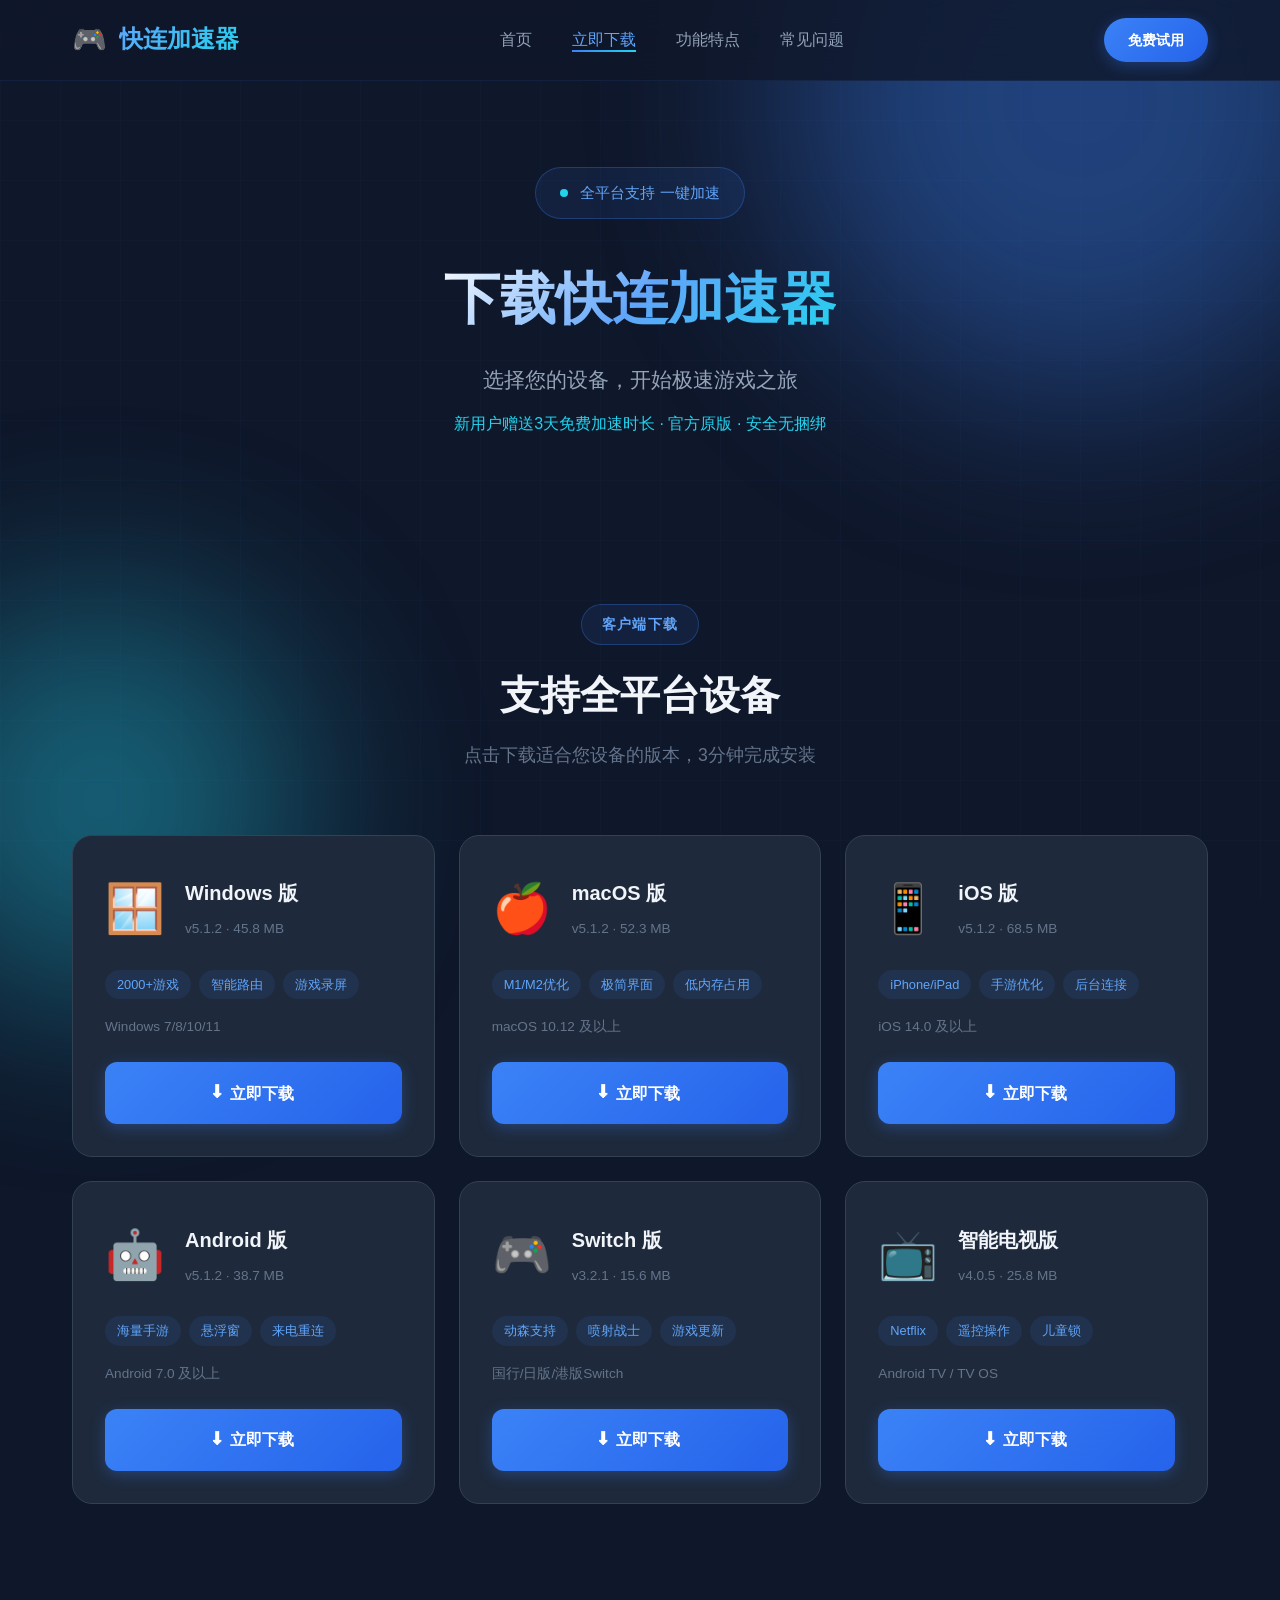
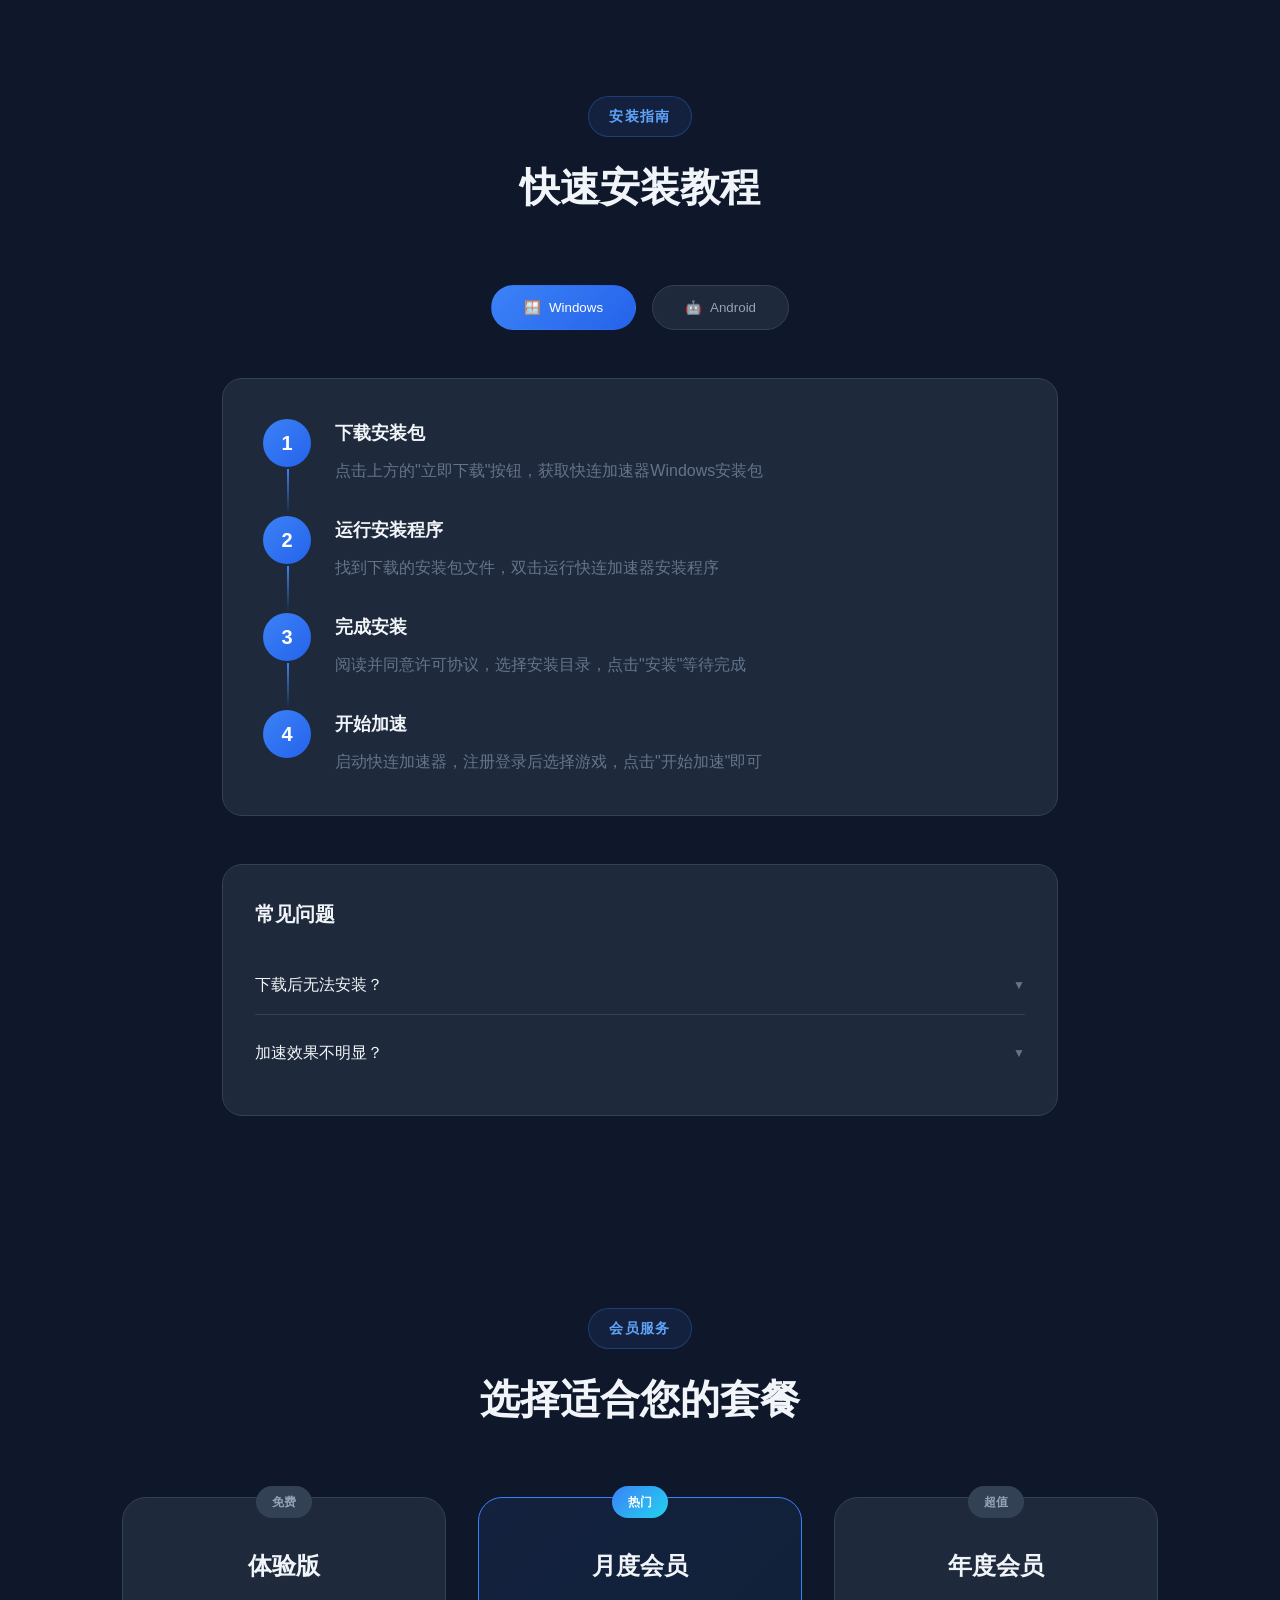
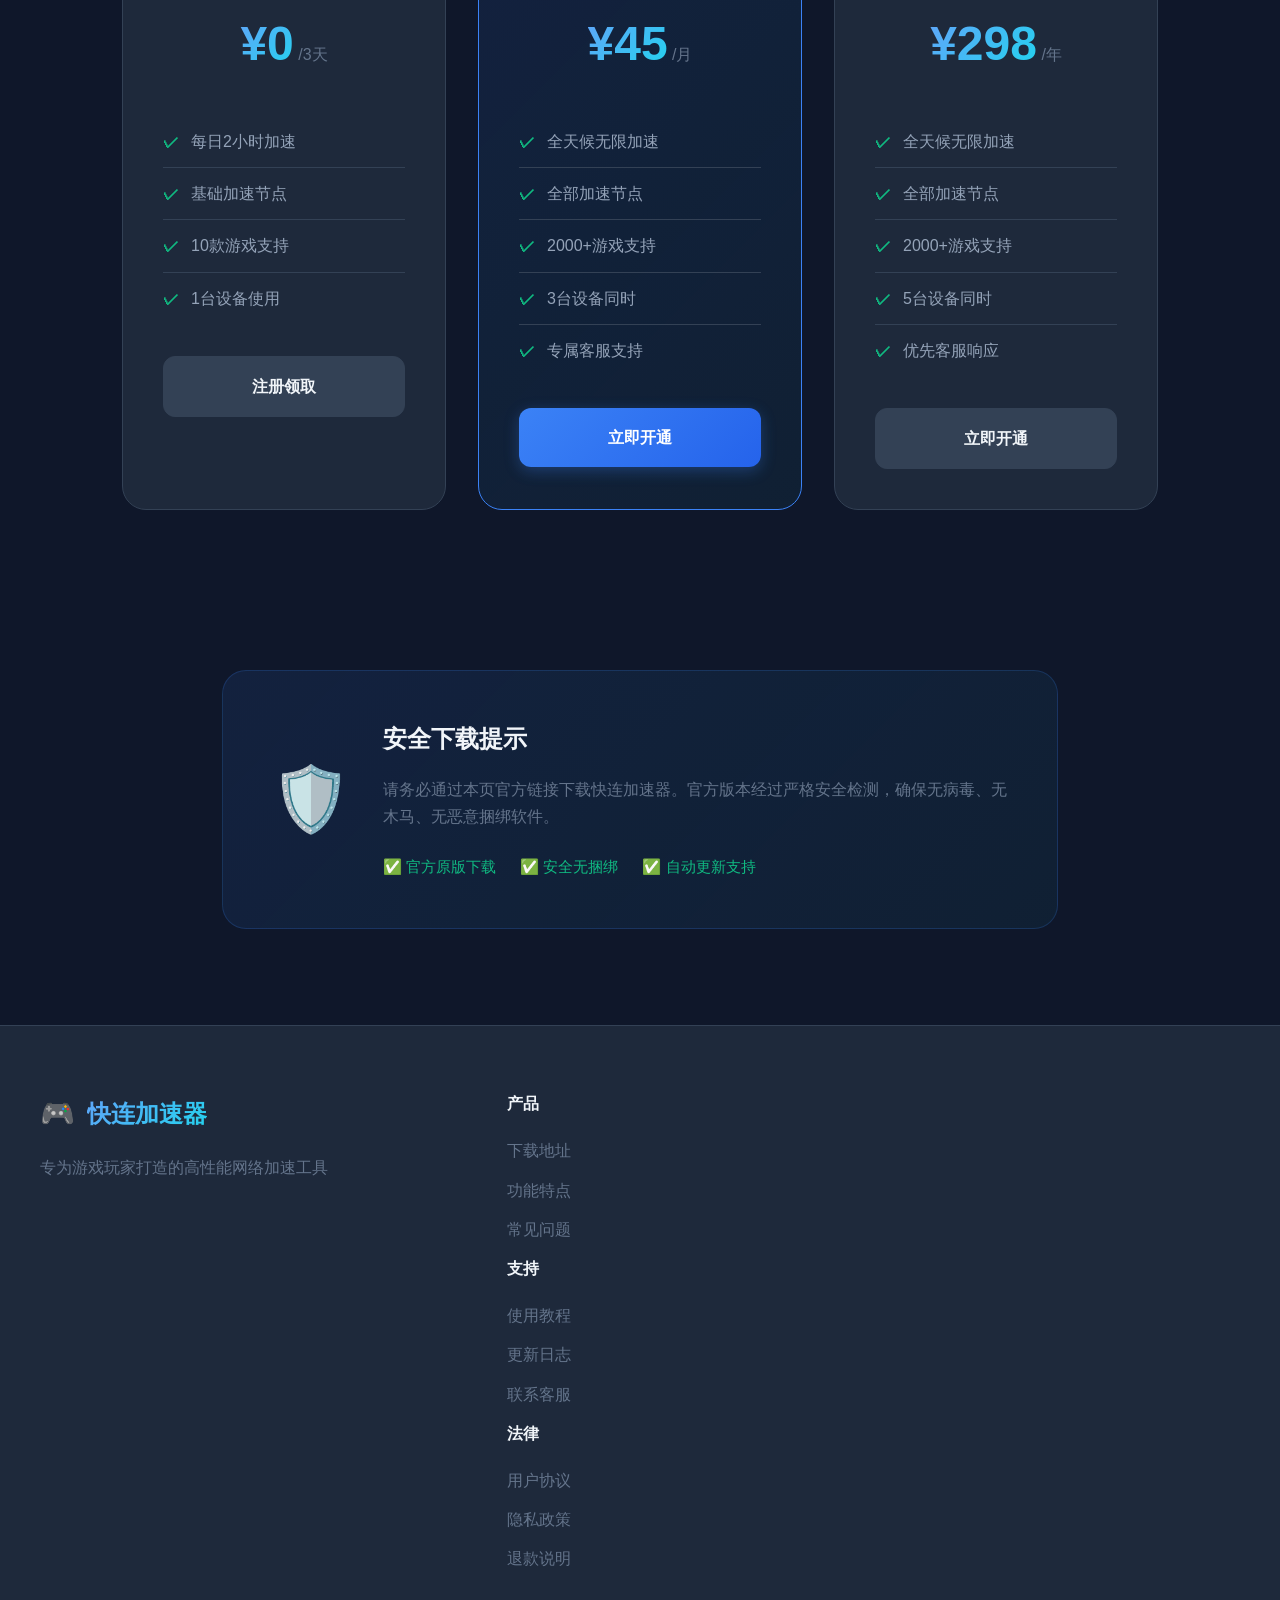
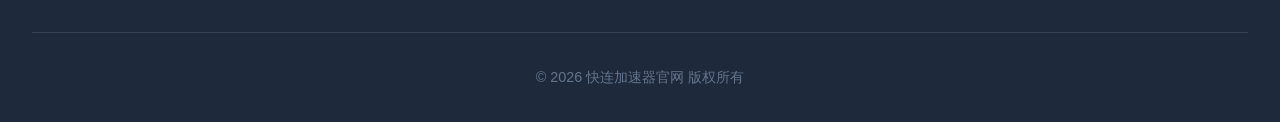
<file: download.html>
<!DOCTYPE html>
<html lang="zh-CN">
<head>
    <meta charset="UTF-8">
    <meta name="viewport" content="width=device-width, initial-scale=1.0">
    <meta name="robots" content="index, follow">
    <meta name="author" content="快连加速器官网">
    <meta name="description" content="快连加速器官方下载页面，Windows、macOS、iOS、Android全平台免费下载。游戏加速专线、视频流畅播放、商务办公首选加速工具。">
    <meta name="keywords" content="快连加速器下载,游戏加速器下载,Windows加速器,macOS加速器,iOS加速器,Android加速器,网络加速软件">
    <meta name="theme-color" content="#0f172a">
    <title>快连加速器下载 - Windows/Mac/iOS/Android全平台官方下载</title>
    <link rel="canonical" href="https://www.kspeed.net/download.html">
    <link rel="stylesheet" href="download-styles.css">
</head>
<body>
    <div class="bg-grid"></div>
    <div class="glow-orb orb-1"></div>
    <div class="glow-orb orb-2"></div>

    <header>
        <nav>
            <div class="logo">
                <span class="logo-icon">🎮</span>
                <span class="logo-text">快连加速器</span>
            </div>
            <ul class="nav-links">
                <li><a href="index.html" title="首页">首页</a></li>
                <li><a href="download.html" title="下载快连加速器" class="active">立即下载</a></li>
                <li><a href="index.html#features" title="功能特点">功能特点</a></li>
                <li><a href="index.html#faq" title="常见问题">常见问题</a></li>
            </ul>
            <a href="#" class="nav-cta">免费试用</a>
        </nav>
    </header>

    <main>
        <section class="hero">
            <div class="hero-badge">
                <span class="pulse"></span>
                全平台支持 一键加速
            </div>
            <h1>下载快连加速器</h1>
            <p class="tagline">选择您的设备，开始极速游戏之旅</p>
            <p class="hero-desc">新用户赠送3天免费加速时长 · 官方原版 · 安全无捆绑</p>
        </section>

        <section class="downloads-section">
            <div class="section-header">
                <span class="section-label">客户端下载</span>
                <h2>支持全平台设备</h2>
                <p class="section-desc">点击下载适合您设备的版本，3分钟完成安装</p>
            </div>
            
            <div class="download-grid">
                <article class="download-card">
                    <div class="card-header">
                        <div class="card-icon">🪟</div>
                        <div class="card-platform">
                            <h3>Windows 版</h3>
                            <span class="card-version">v5.1.2 · 45.8 MB</span>
                        </div>
                    </div>
                    <div class="card-features">
                        <span class="feature-tag">2000+游戏</span>
                        <span class="feature-tag">智能路由</span>
                        <span class="feature-tag">游戏录屏</span>
                    </div>
                    <div class="card-requirements">
                        <span>Windows 7/8/10/11</span>
                    </div>
                    <a href="#" class="btn-download">
                        <span class="download-icon">⬇</span>
                        <span>立即下载</span>
                    </a>
                </article>

                <article class="download-card">
                    <div class="card-header">
                        <div class="card-icon">🍎</div>
                        <div class="card-platform">
                            <h3>macOS 版</h3>
                            <span class="card-version">v5.1.2 · 52.3 MB</span>
                        </div>
                    </div>
                    <div class="card-features">
                        <span class="feature-tag">M1/M2优化</span>
                        <span class="feature-tag">极简界面</span>
                        <span class="feature-tag">低内存占用</span>
                    </div>
                    <div class="card-requirements">
                        <span>macOS 10.12 及以上</span>
                    </div>
                    <a href="#" class="btn-download">
                        <span class="download-icon">⬇</span>
                        <span>立即下载</span>
                    </a>
                </article>

                <article class="download-card">
                    <div class="card-header">
                        <div class="card-icon">📱</div>
                        <div class="card-platform">
                            <h3>iOS 版</h3>
                            <span class="card-version">v5.1.2 · 68.5 MB</span>
                        </div>
                    </div>
                    <div class="card-features">
                        <span class="feature-tag">iPhone/iPad</span>
                        <span class="feature-tag">手游优化</span>
                        <span class="feature-tag">后台连接</span>
                    </div>
                    <div class="card-requirements">
                        <span>iOS 14.0 及以上</span>
                    </div>
                    <a href="#" class="btn-download">
                        <span class="download-icon">⬇</span>
                        <span>立即下载</span>
                    </a>
                </article>

                <article class="download-card">
                    <div class="card-header">
                        <div class="card-icon">🤖</div>
                        <div class="card-platform">
                            <h3>Android 版</h3>
                            <span class="card-version">v5.1.2 · 38.7 MB</span>
                        </div>
                    </div>
                    <div class="card-features">
                        <span class="feature-tag">海量手游</span>
                        <span class="feature-tag">悬浮窗</span>
                        <span class="feature-tag">来电重连</span>
                    </div>
                    <div class="card-requirements">
                        <span>Android 7.0 及以上</span>
                    </div>
                    <a href="#" class="btn-download">
                        <span class="download-icon">⬇</span>
                        <span>立即下载</span>
                    </a>
                </article>

                <article class="download-card">
                    <div class="card-header">
                        <div class="card-icon">🎮</div>
                        <div class="card-platform">
                            <h3>Switch 版</h3>
                            <span class="card-version">v3.2.1 · 15.6 MB</span>
                        </div>
                    </div>
                    <div class="card-features">
                        <span class="feature-tag">动森支持</span>
                        <span class="feature-tag">喷射战士</span>
                        <span class="feature-tag">游戏更新</span>
                    </div>
                    <div class="card-requirements">
                        <span>国行/日版/港版Switch</span>
                    </div>
                    <a href="#" class="btn-download">
                        <span class="download-icon">⬇</span>
                        <span>立即下载</span>
                    </a>
                </article>

                <article class="download-card">
                    <div class="card-header">
                        <div class="card-icon">📺</div>
                        <div class="card-platform">
                            <h3>智能电视版</h3>
                            <span class="card-version">v4.0.5 · 25.8 MB</span>
                        </div>
                    </div>
                    <div class="card-features">
                        <span class="feature-tag">Netflix</span>
                        <span class="feature-tag">遥控操作</span>
                        <span class="feature-tag">儿童锁</span>
                    </div>
                    <div class="card-requirements">
                        <span>Android TV / TV OS</span>
                    </div>
                    <a href="#" class="btn-download">
                        <span class="download-icon">⬇</span>
                        <span>立即下载</span>
                    </a>
                </article>
            </div>
        </section>

        <section class="guide-section">
            <div class="section-header">
                <span class="section-label">安装指南</span>
                <h2>快速安装教程</h2>
            </div>
            
            <div class="guide-tabs">
                <button class="tab-btn active" data-tab="windows">
                    <span>🪟</span> Windows
                </button>
                <button class="tab-btn" data-tab="android">
                    <span>🤖</span> Android
                </button>
            </div>

            <div class="guide-content">
                <div class="guide-panel active" id="windows">
                    <div class="guide-step">
                        <div class="step-num">1</div>
                        <div class="step-content">
                            <h4>下载安装包</h4>
                            <p>点击上方的"立即下载"按钮，获取快连加速器Windows安装包</p>
                        </div>
                    </div>
                    <div class="guide-step">
                        <div class="step-num">2</div>
                        <div class="step-content">
                            <h4>运行安装程序</h4>
                            <p>找到下载的安装包文件，双击运行快连加速器安装程序</p>
                        </div>
                    </div>
                    <div class="guide-step">
                        <div class="step-num">3</div>
                        <div class="step-content">
                            <h4>完成安装</h4>
                            <p>阅读并同意许可协议，选择安装目录，点击"安装"等待完成</p>
                        </div>
                    </div>
                    <div class="guide-step">
                        <div class="step-num">4</div>
                        <div class="step-content">
                            <h4>开始加速</h4>
                            <p>启动快连加速器，注册登录后选择游戏，点击"开始加速"即可</p>
                        </div>
                    </div>
                </div>

                <div class="guide-panel" id="android">
                    <div class="guide-step">
                        <div class="step-num">1</div>
                        <div class="step-content">
                            <h4>下载APK</h4>
                            <p>点击"立即下载"按钮，下载快连加速器APK安装包到手机</p>
                        </div>
                    </div>
                    <div class="guide-step">
                        <div class="step-num">2</div>
                        <div class="step-content">
                            <h4>开启安装权限</h4>
                            <p>进入手机"设置 > 安全"，开启"未知来源应用安装"权限</p>
                        </div>
                    </div>
                    <div class="guide-step">
                        <div class="step-num">3</div>
                        <div class="step-content">
                            <h4>安装应用</h4>
                            <p>点击APK文件，按照提示完成快连加速器安装</p>
                        </div>
                    </div>
                    <div class="guide-step">
                        <div class="step-num">4</div>
                        <div class="step-content">
                            <h4>畅玩游戏</h4>
                            <p>打开应用注册登录，选择要加速的游戏，一键连接开始加速</p>
                        </div>
                    </div>
                </div>
            </div>

            <div class="faq-mini">
                <h3>常见问题</h3>
                <div class="faq-item">
                    <div class="faq-question">
                        下载后无法安装？
                        <span class="faq-arrow">▼</span>
                    </div>
                    <div class="faq-answer">
                        请确保设备系统版本满足最低要求（Windows需Win7+，Android需7.0+）。如仍无法安装，请尝试以管理员身份运行。
                    </div>
                </div>
                <div class="faq-item">
                    <div class="faq-question">
                        加速效果不明显？
                        <span class="faq-arrow">▼</span>
                    </div>
                    <div class="faq-answer">
                        建议尝试更换加速节点，不同节点网络质量差异较大。同时关闭其他占用带宽的程序。
                    </div>
                </div>
            </div>
        </section>

        <section class="pricing-section">
            <div class="section-header">
                <span class="section-label">会员服务</span>
                <h2>选择适合您的套餐</h2>
            </div>

            <div class="pricing-grid">
                <div class="pricing-card">
                    <div class="card-badge">免费</div>
                    <h3>体验版</h3>
                    <div class="price">
                        <span class="amount">¥0</span>
                        <span class="period">/3天</span>
                    </div>
                    <ul class="pricing-features">
                        <li>每日2小时加速</li>
                        <li>基础加速节点</li>
                        <li>10款游戏支持</li>
                        <li>1台设备使用</li>
                    </ul>
                    <a href="#" class="btn-pricing">注册领取</a>
                </div>

                <div class="pricing-card featured">
                    <div class="card-badge hot">热门</div>
                    <h3>月度会员</h3>
                    <div class="price">
                        <span class="amount">¥45</span>
                        <span class="period">/月</span>
                    </div>
                    <ul class="pricing-features">
                        <li>全天候无限加速</li>
                        <li>全部加速节点</li>
                        <li>2000+游戏支持</li>
                        <li>3台设备同时</li>
                        <li>专属客服支持</li>
                    </ul>
                    <a href="#" class="btn-pricing primary">立即开通</a>
                </div>

                <div class="pricing-card">
                    <div class="card-badge">超值</div>
                    <h3>年度会员</h3>
                    <div class="price">
                        <span class="amount">¥298</span>
                        <span class="period">/年</span>
                    </div>
                    <ul class="pricing-features">
                        <li>全天候无限加速</li>
                        <li>全部加速节点</li>
                        <li>2000+游戏支持</li>
                        <li>5台设备同时</li>
                        <li>优先客服响应</li>
                    </ul>
                    <a href="#" class="btn-pricing">立即开通</a>
                </div>
            </div>
        </section>

        <section class="security-section">
            <div class="security-card">
                <div class="security-icon">🛡️</div>
                <div class="security-content">
                    <h3>安全下载提示</h3>
                    <p>请务必通过本页官方链接下载快连加速器。官方版本经过严格安全检测，确保无病毒、无木马、无恶意捆绑软件。</p>
                    <div class="security-tips">
                        <span class="tip">✅ 官方原版下载</span>
                        <span class="tip">✅ 安全无捆绑</span>
                        <span class="tip">✅ 自动更新支持</span>
                    </div>
                </div>
            </div>
        </section>
    </main>

    <footer>
        <div class="footer-content">
            <div class="footer-brand">
                <div class="logo">
                    <span class="logo-icon">🎮</span>
                    <span class="logo-text">快连加速器</span>
                </div>
                <p>专为游戏玩家打造的高性能网络加速工具</p>
            </div>
            <div class="footer-links">
                <div class="footer-col">
                    <h4>产品</h4>
                    <a href="download.html">下载地址</a>
                    <a href="index.html#features">功能特点</a>
                    <a href="index.html#faq">常见问题</a>
                </div>
                <div class="footer-col">
                    <h4>支持</h4>
                    <a href="#">使用教程</a>
                    <a href="#">更新日志</a>
                    <a href="#">联系客服</a>
                </div>
                <div class="footer-col">
                    <h4>法律</h4>
                    <a href="#">用户协议</a>
                    <a href="#">隐私政策</a>
                    <a href="#">退款说明</a>
                </div>
            </div>
        </div>
        <div class="footer-bottom">
            <p>© 2026 快连加速器官网 版权所有</p>
        </div>
    </footer>

    <script>
        // Tab 切换
        document.querySelectorAll('.tab-btn').forEach(btn => {
            btn.addEventListener('click', () => {
                document.querySelectorAll('.tab-btn').forEach(b => b.classList.remove('active'));
                document.querySelectorAll('.guide-panel').forEach(p => p.classList.remove('active'));
                btn.classList.add('active');
                document.getElementById(btn.dataset.tab).classList.add('active');
            });
        });

        // FAQ 展开
        document.querySelectorAll('.faq-question').forEach(q => {
            q.addEventListener('click', () => {
                const item = q.parentElement;
                const answer = item.querySelector('.faq-answer');
                item.classList.toggle('active');
                if (item.classList.contains('active')) {
                    answer.style.maxHeight = answer.scrollHeight + 'px';
                    q.querySelector('.faq-arrow').textContent = '▲';
                } else {
                    answer.style.maxHeight = '0';
                    q.querySelector('.faq-arrow').textContent = '▼';
                }
            });
        });
    </script>
</body>
</html>
</file>
<file: download-styles.css>
* {
    margin: 0;
    padding: 0;
    box-sizing: border-box;
}

:root {
    --primary: #3b82f6;
    --primary-dark: #2563eb;
    --primary-light: #60a5fa;
    --accent: #22d3ee;
    --bg-dark: #0f172a;
    --bg-card: #1e293b;
    --bg-card-hover: #334155;
    --text-primary: #f1f5f9;
    --text-secondary: #94a3b8;
    --text-muted: #64748b;
    --border: #334155;
    --success: #10b981;
    --warning: #f59e0b;
}

body {
    font-family: 'Inter', -apple-system, BlinkMacSystemFont, "Segoe UI", Roboto, sans-serif;
    background: var(--bg-dark);
    color: var(--text-primary);
    line-height: 1.7;
    overflow-x: hidden;
}

/* 背景效果 */
.bg-grid {
    position: fixed;
    top: 0;
    left: 0;
    right: 0;
    bottom: 0;
    background-image: 
        linear-gradient(rgba(59, 130, 246, 0.03) 1px, transparent 1px),
        linear-gradient(90deg, rgba(59, 130, 246, 0.03) 1px, transparent 1px);
    background-size: 60px 60px;
    pointer-events: none;
    z-index: 0;
}

.glow-orb {
    position: fixed;
    border-radius: 50%;
    filter: blur(100px);
    opacity: 0.4;
    pointer-events: none;
    z-index: 0;
}

.orb-1 {
    width: 600px;
    height: 600px;
    background: var(--primary);
    top: -200px;
    right: -100px;
    animation: float 20s ease-in-out infinite;
}

.orb-2 {
    width: 400px;
    height: 400px;
    background: var(--accent);
    bottom: -100px;
    left: -100px;
    animation: float 15s ease-in-out infinite reverse;
}

@keyframes float {
    0%, 100% { transform: translate(0, 0); }
    33% { transform: translate(30px, -30px); }
    66% { transform: translate(-20px, 20px); }
}

/* Header */
header {
    position: fixed;
    top: 0;
    left: 0;
    right: 0;
    z-index: 1000;
    background: rgba(15, 23, 42, 0.8);
    backdrop-filter: blur(20px);
    border-bottom: 1px solid rgba(59, 130, 246, 0.1);
}

nav {
    max-width: 1200px;
    margin: 0 auto;
    padding: 1rem 2rem;
    display: flex;
    justify-content: space-between;
    align-items: center;
}

.logo {
    display: flex;
    align-items: center;
    gap: 0.75rem;
}

.logo-icon {
    font-size: 1.75rem;
}

.logo-text {
    font-size: 1.5rem;
    font-weight: 700;
    background: linear-gradient(135deg, var(--primary-light), var(--accent));
    -webkit-background-clip: text;
    -webkit-text-fill-color: transparent;
    background-clip: text;
}

.nav-links {
    display: flex;
    list-style: none;
    gap: 2.5rem;
}

.nav-links a {
    color: var(--text-secondary);
    text-decoration: none;
    font-weight: 500;
    transition: all 0.3s;
    position: relative;
}

.nav-links a:hover,
.nav-links a.active {
    color: var(--primary-light);
}

.nav-links a::after {
    content: '';
    position: absolute;
    bottom: -4px;
    left: 0;
    width: 0;
    height: 2px;
    background: linear-gradient(90deg, var(--primary), var(--accent));
    transition: width 0.3s;
}

.nav-links a:hover::after,
.nav-links a.active::after {
    width: 100%;
}

.nav-cta {
    background: linear-gradient(135deg, var(--primary), var(--primary-dark));
    color: #fff;
    padding: 0.625rem 1.5rem;
    border-radius: 50px;
    text-decoration: none;
    font-weight: 600;
    font-size: 0.9rem;
    transition: all 0.3s;
    box-shadow: 0 4px 15px rgba(59, 130, 246, 0.3);
}

.nav-cta:hover {
    transform: translateY(-2px);
    box-shadow: 0 6px 25px rgba(59, 130, 246, 0.4);
}

/* Main */
main {
    position: relative;
    z-index: 1;
}

/* Hero */
.hero {
    min-height: 60vh;
    display: flex;
    flex-direction: column;
    align-items: center;
    justify-content: center;
    text-align: center;
    padding: 8rem 2rem 4rem;
}

.hero-badge {
    display: inline-flex;
    align-items: center;
    gap: 0.75rem;
    background: rgba(59, 130, 246, 0.1);
    border: 1px solid rgba(59, 130, 246, 0.3);
    padding: 0.75rem 1.5rem;
    border-radius: 50px;
    font-size: 0.95rem;
    color: var(--primary-light);
    margin-bottom: 2rem;
}

.pulse {
    width: 8px;
    height: 8px;
    background: var(--accent);
    border-radius: 50%;
    animation: pulse 2s ease-in-out infinite;
}

@keyframes pulse {
    0%, 100% { transform: scale(1); opacity: 1; }
    50% { transform: scale(1.5); opacity: 0.5; }
}

.hero h1 {
    font-size: 3.5rem;
    font-weight: 800;
    margin-bottom: 1rem;
    background: linear-gradient(135deg, #fff 0%, var(--primary-light) 50%, var(--accent) 100%);
    -webkit-background-clip: text;
    -webkit-text-fill-color: transparent;
    background-clip: text;
}

.tagline {
    font-size: 1.3rem;
    color: var(--text-secondary);
    margin-bottom: 0.75rem;
}

.hero-desc {
    font-size: 1rem;
    color: var(--accent);
    font-weight: 500;
}

/* Section Header */
.section-header {
    text-align: center;
    margin-bottom: 4rem;
}

.section-label {
    display: inline-block;
    background: rgba(59, 130, 246, 0.1);
    border: 1px solid rgba(59, 130, 246, 0.3);
    color: var(--primary-light);
    padding: 0.5rem 1.25rem;
    border-radius: 50px;
    font-size: 0.85rem;
    font-weight: 600;
    text-transform: uppercase;
    letter-spacing: 0.1em;
    margin-bottom: 1rem;
}

.section-header h2 {
    font-size: 2.5rem;
    font-weight: 700;
    color: var(--text-primary);
    margin-bottom: 0.75rem;
}

.section-desc {
    color: var(--text-muted);
    font-size: 1.1rem;
}

/* Downloads Section */
.downloads-section {
    padding: 4rem 2rem 6rem;
    max-width: 1200px;
    margin: 0 auto;
}

.download-grid {
    display: grid;
    grid-template-columns: repeat(auto-fit, minmax(340px, 1fr));
    gap: 1.5rem;
}

.download-card {
    background: var(--bg-card);
    border: 1px solid var(--border);
    border-radius: 20px;
    padding: 2rem;
    transition: all 0.3s;
    position: relative;
    overflow: hidden;
}

.download-card::before {
    content: '';
    position: absolute;
    top: 0;
    left: 0;
    right: 0;
    height: 3px;
    background: linear-gradient(90deg, var(--primary), var(--accent));
    opacity: 0;
    transition: opacity 0.3s;
}

.download-card:hover {
    transform: translateY(-5px);
    border-color: var(--primary);
    box-shadow: 0 15px 40px rgba(59, 130, 246, 0.15);
}

.download-card:hover::before {
    opacity: 1;
}

.card-header {
    display: flex;
    align-items: center;
    gap: 1.25rem;
    margin-bottom: 1.25rem;
}

.card-icon {
    font-size: 3rem;
}

.card-platform h3 {
    font-size: 1.25rem;
    color: var(--text-primary);
    margin-bottom: 0.25rem;
}

.card-version {
    font-size: 0.85rem;
    color: var(--text-muted);
}

.card-features {
    display: flex;
    gap: 0.5rem;
    flex-wrap: wrap;
    margin-bottom: 1rem;
}

.feature-tag {
    background: rgba(59, 130, 246, 0.1);
    color: var(--primary-light);
    padding: 0.25rem 0.75rem;
    border-radius: 50px;
    font-size: 0.8rem;
    font-weight: 500;
}

.card-requirements {
    color: var(--text-muted);
    font-size: 0.85rem;
    margin-bottom: 1.5rem;
}

.btn-download {
    display: flex;
    align-items: center;
    justify-content: center;
    gap: 0.5rem;
    width: 100%;
    padding: 1rem;
    background: linear-gradient(135deg, var(--primary), var(--primary-dark));
    color: #fff;
    border-radius: 12px;
    text-decoration: none;
    font-weight: 600;
    transition: all 0.3s;
    box-shadow: 0 4px 15px rgba(59, 130, 246, 0.3);
}

.btn-download:hover {
    transform: translateY(-2px);
    box-shadow: 0 8px 25px rgba(59, 130, 246, 0.4);
}

.download-icon {
    font-size: 1.1rem;
}

/* Guide Section */
.guide-section {
    padding: 6rem 2rem;
    max-width: 900px;
    margin: 0 auto;
}

.guide-tabs {
    display: flex;
    justify-content: center;
    gap: 1rem;
    margin-bottom: 3rem;
}

.tab-btn {
    display: flex;
    align-items: center;
    gap: 0.5rem;
    padding: 0.875rem 2rem;
    background: var(--bg-card);
    border: 1px solid var(--border);
    border-radius: 50px;
    color: var(--text-secondary);
    font-weight: 500;
    cursor: pointer;
    transition: all 0.3s;
}

.tab-btn:hover {
    border-color: var(--primary);
    color: var(--primary-light);
}

.tab-btn.active {
    background: linear-gradient(135deg, var(--primary), var(--primary-dark));
    border-color: transparent;
    color: #fff;
}

.guide-panel {
    display: none;
    background: var(--bg-card);
    border: 1px solid var(--border);
    border-radius: 20px;
    padding: 2.5rem;
}

.guide-panel.active {
    display: block;
}

.guide-step {
    display: flex;
    gap: 1.5rem;
    margin-bottom: 2rem;
    position: relative;
}

.guide-step:last-child {
    margin-bottom: 0;
}

.guide-step:not(:last-child)::after {
    content: '';
    position: absolute;
    left: 24px;
    top: 50px;
    width: 2px;
    height: calc(100% - 20px);
    background: linear-gradient(180deg, var(--primary), transparent);
}

.step-num {
    width: 48px;
    height: 48px;
    background: linear-gradient(135deg, var(--primary), var(--primary-dark));
    border-radius: 50%;
    display: flex;
    align-items: center;
    justify-content: center;
    font-size: 1.25rem;
    font-weight: 700;
    color: #fff;
    flex-shrink: 0;
}

.step-content h4 {
    font-size: 1.1rem;
    color: var(--text-primary);
    margin-bottom: 0.5rem;
}

.step-content p {
    color: var(--text-muted);
}

/* FAQ Mini */
.faq-mini {
    margin-top: 3rem;
    background: var(--bg-card);
    border: 1px solid var(--border);
    border-radius: 20px;
    padding: 2rem;
}

.faq-mini h3 {
    font-size: 1.25rem;
    color: var(--text-primary);
    margin-bottom: 1.5rem;
}

.faq-item {
    border-bottom: 1px solid var(--border);
    margin-bottom: 0.5rem;
}

.faq-item:last-child {
    border-bottom: none;
    margin-bottom: 0;
}

.faq-question {
    display: flex;
    justify-content: space-between;
    align-items: center;
    padding: 1rem 0;
    cursor: pointer;
    font-weight: 500;
    color: var(--text-primary);
    transition: color 0.3s;
}

.faq-question:hover {
    color: var(--primary-light);
}

.faq-arrow {
    font-size: 0.75rem;
    color: var(--text-muted);
    transition: transform 0.3s;
}

.faq-item.active .faq-arrow {
    transform: rotate(180deg);
}

.faq-answer {
    max-height: 0;
    overflow: hidden;
    transition: max-height 0.3s;
    color: var(--text-muted);
    line-height: 1.8;
}

.faq-item.active .faq-answer {
    max-height: 100px;
    padding-bottom: 1rem;
}

/* Pricing Section */
.pricing-section {
    padding: 6rem 2rem;
    max-width: 1100px;
    margin: 0 auto;
}

.pricing-grid {
    display: grid;
    grid-template-columns: repeat(auto-fit, minmax(300px, 1fr));
    gap: 2rem;
}

.pricing-card {
    background: var(--bg-card);
    border: 1px solid var(--border);
    border-radius: 24px;
    padding: 2.5rem;
    text-align: center;
    position: relative;
    transition: all 0.3s;
}

.pricing-card:hover {
    transform: translateY(-5px);
    border-color: var(--primary);
}

.pricing-card.featured {
    border-color: var(--primary);
    background: linear-gradient(135deg, rgba(59, 130, 246, 0.1), rgba(34, 211, 238, 0.05));
}

.card-badge {
    position: absolute;
    top: -12px;
    left: 50%;
    transform: translateX(-50%);
    background: var(--bg-card-hover);
    color: var(--text-secondary);
    padding: 0.375rem 1rem;
    border-radius: 50px;
    font-size: 0.75rem;
    font-weight: 600;
}

.pricing-card.featured .card-badge {
    background: linear-gradient(135deg, var(--primary), var(--accent));
    color: #fff;
}

.card-badge.hot {
    background: linear-gradient(135deg, #ef4444, #f59e0b);
    color: #fff;
}

.pricing-card h3 {
    font-size: 1.5rem;
    color: var(--text-primary);
    margin-bottom: 1rem;
    margin-top: 0.5rem;
}

.price {
    margin-bottom: 2rem;
}

.price .amount {
    font-size: 3rem;
    font-weight: 800;
    background: linear-gradient(135deg, var(--primary-light), var(--accent));
    -webkit-background-clip: text;
    -webkit-text-fill-color: transparent;
    background-clip: text;
}

.price .period {
    font-size: 1rem;
    color: var(--text-muted);
}

.pricing-features {
    list-style: none;
    margin-bottom: 2rem;
    text-align: left;
}

.pricing-features li {
    padding: 0.75rem 0;
    border-bottom: 1px solid var(--border);
    color: var(--text-secondary);
    display: flex;
    align-items: center;
    gap: 0.75rem;
}

.pricing-features li::before {
    content: '✓';
    color: var(--success);
    font-weight: bold;
}

.pricing-features li:last-child {
    border-bottom: none;
}

.btn-pricing {
    display: block;
    padding: 1rem;
    background: var(--bg-card-hover);
    border: 1px solid var(--border);
    color: var(--text-primary);
    border-radius: 12px;
    text-decoration: none;
    font-weight: 600;
    transition: all 0.3s;
}

.btn-pricing:hover {
    border-color: var(--primary);
    color: var(--primary-light);
}

.btn-pricing.primary {
    background: linear-gradient(135deg, var(--primary), var(--primary-dark));
    border: none;
    color: #fff;
    box-shadow: 0 4px 15px rgba(59, 130, 246, 0.3);
}

.btn-pricing.primary:hover {
    transform: translateY(-2px);
    box-shadow: 0 8px 25px rgba(59, 130, 246, 0.4);
    color: #fff;
}

/* Security Section */
.security-section {
    padding: 4rem 2rem 6rem;
    max-width: 900px;
    margin: 0 auto;
}

.security-card {
    background: linear-gradient(135deg, rgba(59, 130, 246, 0.1), rgba(34, 211, 238, 0.05));
    border: 1px solid rgba(59, 130, 246, 0.2);
    border-radius: 24px;
    padding: 3rem;
    display: flex;
    gap: 2rem;
    align-items: center;
}

.security-icon {
    font-size: 4rem;
    flex-shrink: 0;
}

.security-content h3 {
    font-size: 1.5rem;
    color: var(--text-primary);
    margin-bottom: 1rem;
}

.security-content p {
    color: var(--text-muted);
    margin-bottom: 1.5rem;
}

.security-tips {
    display: flex;
    gap: 1.5rem;
    flex-wrap: wrap;
}

.tip {
    color: var(--success);
    font-weight: 500;
    font-size: 0.95rem;
}

/* Footer */
footer {
    background: var(--bg-card);
    border-top: 1px solid var(--border);
    padding: 4rem 2rem 2rem;
}

.footer-content {
    max-width: 1200px;
    margin: 0 auto;
    display: grid;
    grid-template-columns: 2fr repeat(3, 1fr);
    gap: 4rem;
    margin-bottom: 3rem;
}

.footer-brand p {
    color: var(--text-muted);
    margin-top: 1rem;
    max-width: 300px;
}

.footer-col h4 {
    color: var(--text-primary);
    margin-bottom: 1.25rem;
    font-size: 1rem;
}

.footer-col a {
    display: block;
    color: var(--text-muted);
    text-decoration: none;
    margin-bottom: 0.75rem;
    transition: all 0.3s;
}

.footer-col a:hover {
    color: var(--primary-light);
    padding-left: 5px;
}

.footer-bottom {
    text-align: center;
    padding-top: 2rem;
    border-top: 1px solid var(--border);
    color: var(--text-muted);
    font-size: 0.9rem;
}

/* Responsive */
@media (max-width: 900px) {
    .nav-links {
        display: none;
    }
    
    .hero h1 {
        font-size: 2.5rem;
    }
    
    .security-card {
        flex-direction: column;
        text-align: center;
    }
    
    .footer-content {
        grid-template-columns: 1fr 1fr;
        gap: 2rem;
    }
    
    .footer-brand {
        grid-column: span 2;
    }
}

@media (max-width: 600px) {
    .hero h1 {
        font-size: 2rem;
    }
    
    .section-header h2 {
        font-size: 1.75rem;
    }
    
    .download-grid {
        grid-template-columns: 1fr;
    }
    
    .guide-tabs {
        flex-direction: column;
    }
    
    .tab-btn {
        width: 100%;
        justify-content: center;
    }
    
    .pricing-grid {
        grid-template-columns: 1fr;
    }
    
    .footer-content {
        grid-template-columns: 1fr;
    }
    
    .footer-brand {
        grid-column: span 1;
    }
    
    .security-tips {
        flex-direction: column;
        align-items: center;
    }
}
</file>
